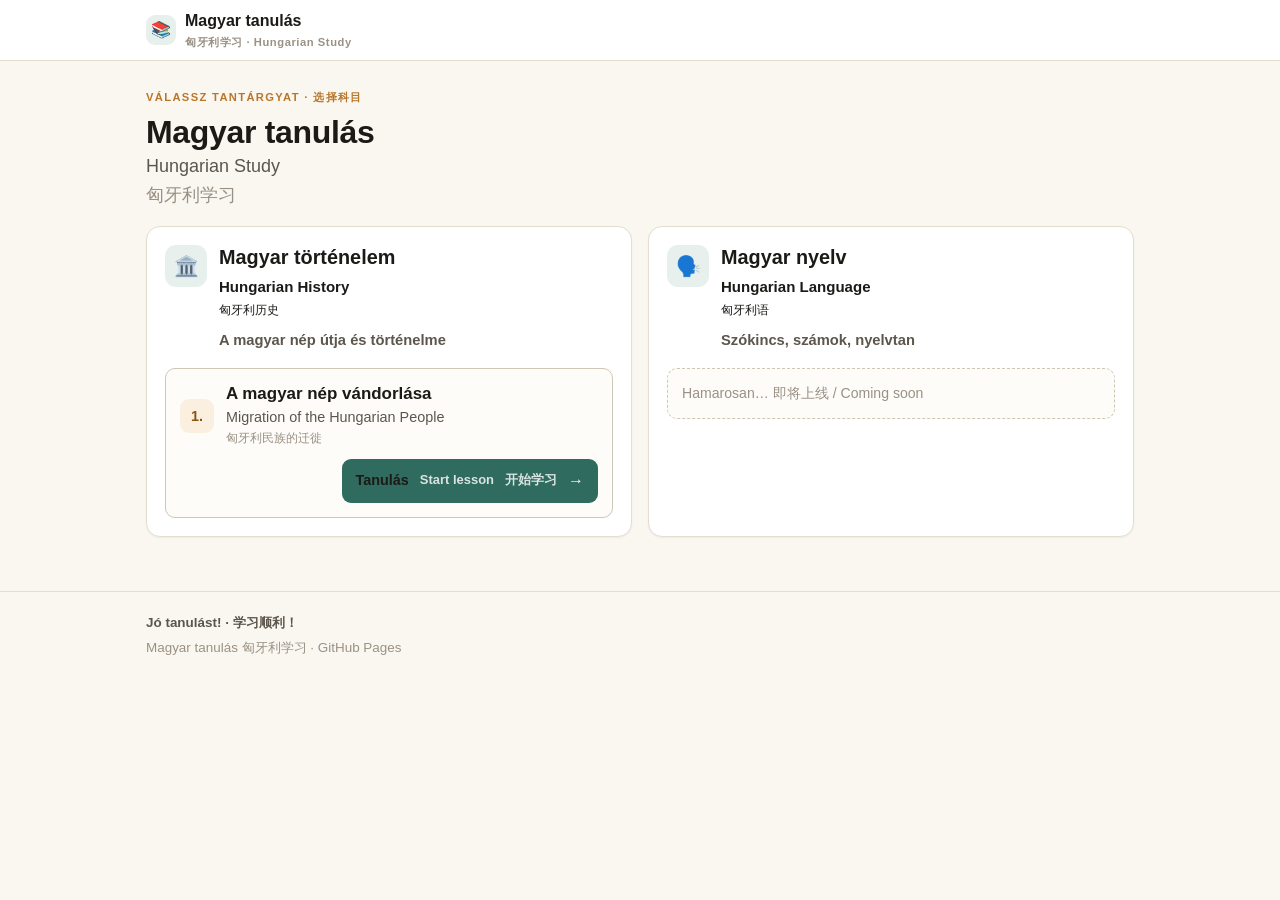
<file: index.html>
<!DOCTYPE html>
<html lang="hu">
<head>
  <meta charset="UTF-8">
  <meta name="viewport" content="width=device-width, initial-scale=1">
  <meta name="description" content="Magyar tanulás – 匈牙利学习：匈牙利历史与匈牙利语课程，可在手机、平板、电脑上学习。">
  <title>Magyar tanulás 匈牙利学习</title>
  <link rel="stylesheet" href="assets/css/style.css?v=2">
  <link rel="icon" href="data:image/svg+xml,<svg xmlns='http://www.w3.org/2000/svg' viewBox='0 0 100 100'><text y='.9em' font-size='90'>📚</text></svg>">
</head>
<body class="mode-study">

  <header class="topbar">
    <div class="wrap topbar-inner">
      <a class="brand" href="index.html">
        <span class="brand-mark" aria-hidden="true">📚</span>
        <span>
          Magyar tanulás
          <small>匈牙利学习 · Hungarian Study</small>
        </span>
      </a>
    </div>
  </header>

  <main class="wrap">
    <div class="page-head">
      <p class="eyebrow">Válassz tantárgyat · 选择科目</p>
      <h1 lang="hu">Magyar tanulás</h1>
      <div class="en" lang="en">Hungarian Study</div>
      <div class="zh" lang="zh-Hans">匈牙利学习</div>
    </div>

    <!-- 分类和课程由 data/courses.js 自动生成 -->
    <div id="app" data-page="home"></div>
  </main>

  <footer class="foot">
    <div class="wrap">
      <p lang="hu" class="hu">Jó tanulást! · 学习顺利！</p>
      <p>Magyar tanulás 匈牙利学习 · GitHub Pages</p>
    </div>
  </footer>

  <script src="data/courses.js?v=2"></script>
  <script src="assets/js/app.js?v=2"></script>
</body>
</html>
</file>
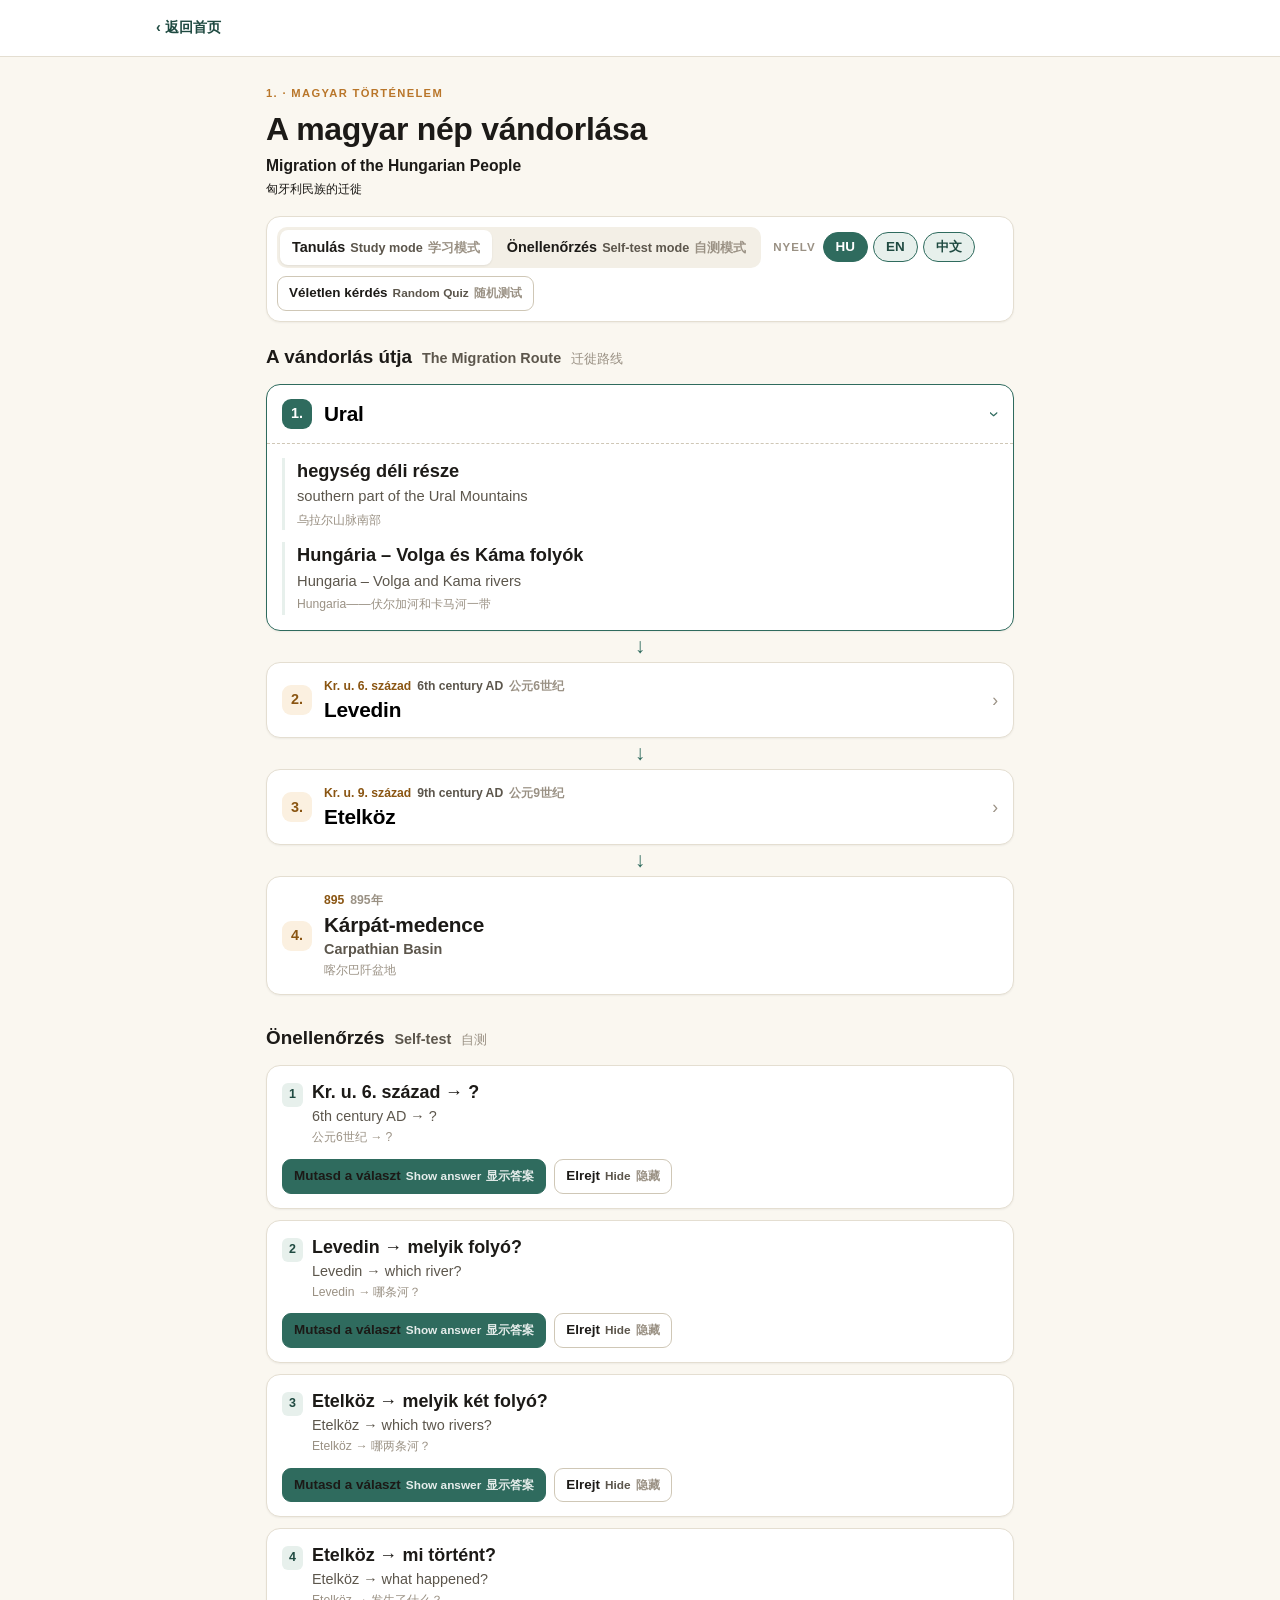
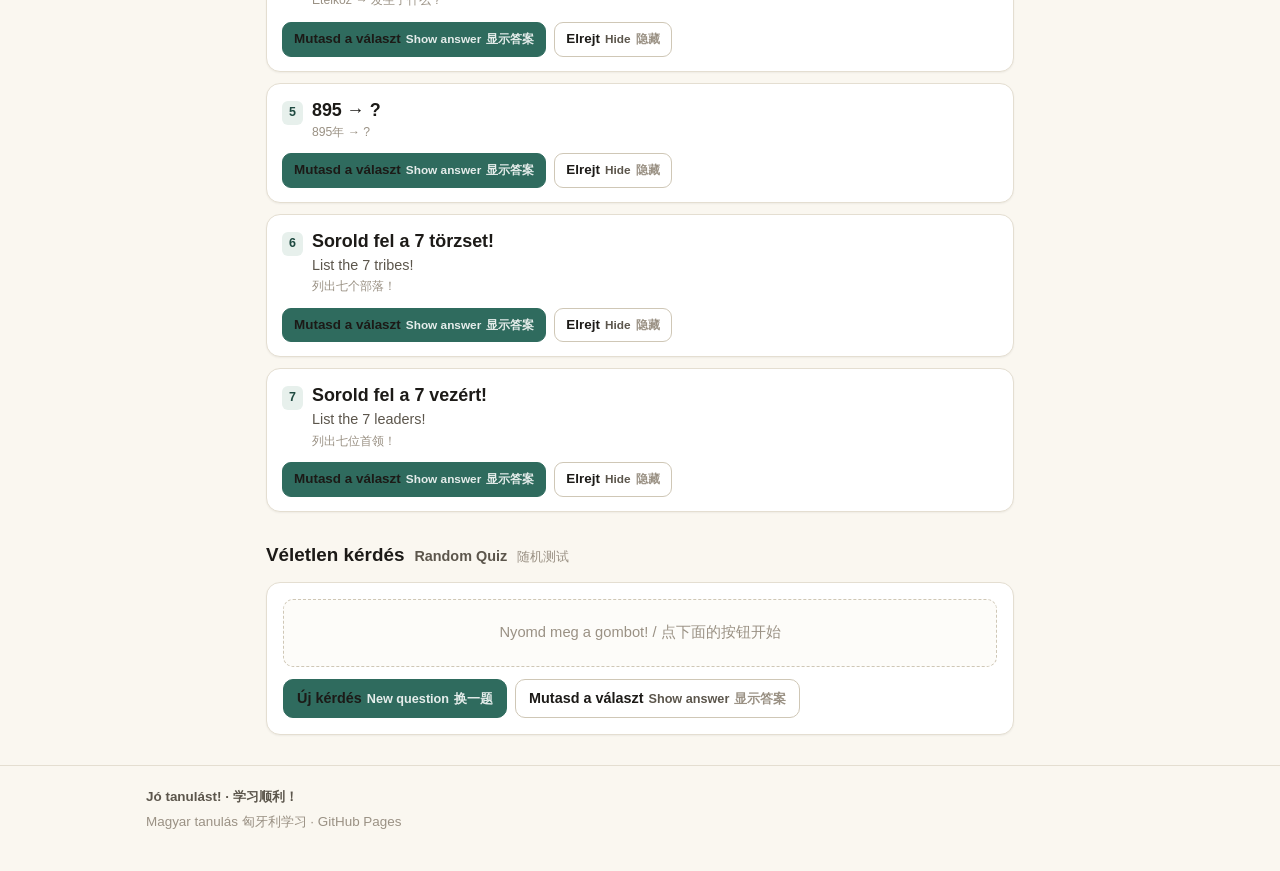
<file: lesson.html>
<!DOCTYPE html>
<html lang="hu">
<head>
  <meta charset="UTF-8">
  <meta name="viewport" content="width=device-width, initial-scale=1">
  <meta name="description" content="Magyar tanulás – 匈牙利学习：课程页面。">
  <title>Lecke · Magyar tanulás 匈牙利学习</title>
  <link rel="stylesheet" href="assets/css/style.css?v=2">
  <link rel="icon" href="data:image/svg+xml,<svg xmlns='http://www.w3.org/2000/svg' viewBox='0 0 100 100'><text y='.9em' font-size='90'>📚</text></svg>">
</head>
<body class="mode-study">

  <header class="topbar">
    <div class="wrap topbar-inner">
      <a class="backlink" href="index.html">‹ 返回首页</a>
      <span class="spacer"></span>
    </div>
  </header>

  <main class="wrap narrow">
    <!-- 课程内容由 data/courses.js 自动生成 -->
    <div id="app" data-page="lesson"></div>
  </main>

  <footer class="foot">
    <div class="wrap">
      <p lang="hu" class="hu">Jó tanulást! · 学习顺利！</p>
      <p>Magyar tanulás 匈牙利学习 · GitHub Pages</p>
    </div>
  </footer>

  <script src="data/courses.js?v=2"></script>
  <script src="assets/js/app.js?v=2"></script>
</body>
</html>
</file>
<file: assets/css/style.css>
/* =========================================================================
   Magyar tanulás – 匈牙利学习  |  style.css

   视觉层级（这是匈牙利语学习网站）：
     匈牙利语 HU  —— 最大、最黑、最突出
     英语 EN      —— 明显小一档、灰色
     中文 ZH      —— 更小、更浅
   HU 始终显示；EN / 中文可以用页面顶部的按钮一起关掉。

   手机优先；电脑上正文栏收窄，迁徙主线始终是纵向。
   ========================================================================= */

:root {
  --paper: #faf7f0;
  --card: #ffffff;
  --ink: #1c1a17;
  --ink-soft: #5c564c;
  --ink-faint: #9a9184;
  --line: #e4ded1;
  --line-strong: #cfc7b6;
  --accent: #2f6b5e;
  --accent-soft: #e7f0ec;
  --accent-ink: #1f4a41;
  --warm: #b9762a;
  --warm-soft: #fbf0e0;
  --warm-ink: #8a5512;
  --radius: 14px;
  --radius-sm: 10px;
  --shadow: 0 1px 2px rgba(28, 26, 23, 0.05);
}

* { box-sizing: border-box; }

html { -webkit-text-size-adjust: 100%; }

body {
  margin: 0;
  background: var(--paper);
  color: var(--ink);
  font-family: "Segoe UI", "Noto Sans", -apple-system, BlinkMacSystemFont, Roboto,
    "Helvetica Neue", Arial, sans-serif;
  font-size: 17px;
  line-height: 1.6;
  -webkit-font-smoothing: antialiased;
}

.wrap {
  width: 100%;
  max-width: 1020px;
  margin: 0 auto;
  padding: 0 16px;
}

/* 课程页正文栏收窄，读起来更舒服 */
.wrap.narrow { max-width: 780px; }

a { color: var(--accent-ink); }

/* ---------- 三层语言 ---------- */
.hu { font-weight: 700; color: var(--ink); }
.en { color: var(--ink-soft); }
.zh { color: var(--ink-faint); }

/* 语言开关 */
body.hide-en .en { display: none !important; }
body.hide-zh .zh { display: none !important; }

/* ---------- 顶部栏 ---------- */
.topbar {
  background: var(--card);
  border-bottom: 1px solid var(--line);
  position: sticky;
  top: 0;
  z-index: 20;
}

.topbar-inner {
  display: flex;
  align-items: center;
  gap: 10px;
  min-height: 56px;
  padding-top: 8px;
  padding-bottom: 8px;
}

.brand {
  font-weight: 800;
  font-size: 1rem;
  text-decoration: none;
  color: var(--ink);
  display: flex;
  align-items: center;
  gap: 9px;
}

.brand small {
  display: block;
  font-weight: 600;
  font-size: 0.7rem;
  color: var(--ink-faint);
  letter-spacing: 0.05em;
}

.brand-mark {
  width: 30px;
  height: 30px;
  border-radius: 9px;
  background: var(--accent-soft);
  color: var(--accent-ink);
  display: grid;
  place-items: center;
  font-size: 1rem;
  flex: none;
}

.backlink {
  text-decoration: none;
  font-size: 0.9rem;
  font-weight: 600;
  color: var(--accent-ink);
  padding: 7px 10px;
  border-radius: 8px;
  white-space: nowrap;
}

.backlink:hover { background: var(--accent-soft); }

.spacer { flex: 1 1 auto; }

/* ---------- 按钮 ---------- */
.btn {
  font: inherit;
  font-size: 0.9rem;
  font-weight: 600;
  cursor: pointer;
  border: 1px solid var(--line-strong);
  background: var(--card);
  color: var(--ink);
  border-radius: 10px;
  padding: 9px 13px;
  line-height: 1.25;
  text-align: left;
  transition: background 0.15s ease, border-color 0.15s ease, color 0.15s ease;
}

.btn:hover { border-color: var(--accent); }

.btn-accent {
  background: var(--accent);
  border-color: var(--accent);
  color: #fff;
}

.btn-accent:hover { background: var(--accent-ink); border-color: var(--accent-ink); }

/* 绿色按钮上的辅助语言要保证对比度 */
.btn-accent .en,
.btn-accent .zh,
.btn-accent .ic { color: rgba(255, 255, 255, 0.88); }

.btn-sm { font-size: 0.84rem; padding: 8px 11px; border-radius: 9px; }

/* 按钮里的三层语言排成一行 */
.btn .en,
.btn .zh { font-size: 0.88em; font-weight: 600; margin-left: 5px; }

.btn .ic { margin-right: 5px; font-size: 0.9em; }

/* ---------- 页面标题 ---------- */
.page-head { padding: 22px 0 16px; }

.eyebrow {
  text-transform: uppercase;
  letter-spacing: 0.12em;
  font-size: 0.7rem;
  font-weight: 700;
  color: var(--warm);
  margin: 0 0 6px;
}

.page-head h1 {
  margin: 0;
  font-size: 1.66rem;
  line-height: 1.25;
  letter-spacing: -0.01em;
}

.title-en { font-size: 0.98rem; font-weight: 600; margin-top: 4px; }
.title-zh { font-size: 0.78rem; margin-top: 2px; }

/* ---------- 模式 / 语言控制条 ---------- */
.controls {
  display: flex;
  flex-wrap: wrap;
  gap: 8px;
  align-items: center;
  background: var(--card);
  border: 1px solid var(--line);
  border-radius: var(--radius);
  padding: 10px;
  margin-bottom: 20px;
  box-shadow: var(--shadow);
}

.seg {
  display: inline-flex;
  background: #f3efe6;
  border-radius: 10px;
  padding: 3px;
  gap: 3px;
}

.seg .btn {
  border: none;
  background: transparent;
  padding: 8px 12px;
  border-radius: 8px;
  color: var(--ink-soft);
}

.seg .btn[aria-pressed="true"] {
  background: var(--card);
  color: var(--accent-ink);
  box-shadow: 0 1px 2px rgba(28, 26, 23, 0.08);
}

.lang-row {
  display: inline-flex;
  align-items: center;
  gap: 5px;
  padding-left: 4px;
}

.lang-label {
  font-size: 0.72rem;
  font-weight: 700;
  letter-spacing: 0.08em;
  text-transform: uppercase;
  color: var(--ink-faint);
  margin-right: 2px;
}

.lang-chip {
  font: inherit;
  font-size: 0.84rem;
  font-weight: 700;
  cursor: pointer;
  border: 1px solid var(--line-strong);
  background: #fdfcf9;
  color: var(--ink-faint);
  border-radius: 999px;
  padding: 6px 12px;
  line-height: 1.2;
}

.lang-chip.is-on {
  background: var(--accent-soft);
  border-color: var(--accent);
  color: var(--accent-ink);
}

.lang-chip.is-locked {
  cursor: default;
  background: var(--accent);
  border-color: var(--accent);
  color: #fff;
}

/* ---------- 区块标题 ---------- */
.section { margin-bottom: 28px; }

.section-head {
  display: flex;
  align-items: baseline;
  gap: 10px;
  flex-wrap: wrap;
  margin-bottom: 12px;
}

.section-head h2 { margin: 0; font-size: 1.18rem; }
.section-head .en { font-size: 0.9rem; font-weight: 600; }
.section-head .zh { font-size: 0.82rem; }

/* ---------- 纵向迁徙主线 ---------- */
.timeline {
  display: grid;
  gap: 0;
}

.stage {
  background: var(--card);
  border: 1px solid var(--line);
  border-radius: var(--radius);
  box-shadow: var(--shadow);
  overflow: hidden;
}

.stage.is-open { border-color: var(--accent); }

.stage-btn {
  width: 100%;
  font: inherit;
  cursor: pointer;
  border: none;
  background: transparent;
  padding: 14px 15px;
  display: flex;
  align-items: center;
  gap: 12px;
  text-align: left;
}

.stage-num {
  flex: none;
  width: 30px;
  height: 30px;
  border-radius: 9px;
  background: var(--warm-soft);
  color: var(--warm-ink);
  display: grid;
  place-items: center;
  font-weight: 800;
  font-size: 0.9rem;
}

.stage.is-open .stage-num { background: var(--accent); color: #fff; }

.stage-titles { min-width: 0; margin-right: auto; }

.stage-period { display: block; font-size: 0.76rem; font-weight: 700; }
.stage-period .hu { color: var(--warm-ink); }
.stage-period .en,
.stage-period .zh { font-weight: 600; }
.stage-period .en { margin-left: 6px; }
.stage-period .zh { margin-left: 6px; }

.stage-name {
  display: block;
  font-size: 1.2rem;
  font-weight: 800;
  letter-spacing: -0.01em;
  line-height: 1.3;
}

.stage-name-en { font-size: 0.9rem; font-weight: 600; }
.stage-name-zh { font-size: 0.76rem; }
.stage-name-en,
.stage-name-zh { display: block; }

.stage-btn.is-static { cursor: default; }

.chev {
  flex: none;
  font-size: 1.1rem;
  color: var(--ink-faint);
  transition: transform 0.18s ease;
}

.stage.is-open .chev { transform: rotate(90deg); color: var(--accent); }

.stage-panel {
  display: none;
  border-top: 1px dashed var(--line-strong);
  padding: 4px 15px 15px;
}

.stage.is-open .stage-panel { display: block; }

/* 主线箭头：↓ */
.stage-arrow {
  display: grid;
  place-items: center;
  color: var(--accent);
  font-size: 1.3rem;
  line-height: 1;
  padding: 5px 0;
  user-select: none;
}

/* ---------- 阶段内容 ---------- */
.point-list {
  list-style: none;
  margin: 10px 0 0;
  padding: 0;
  display: grid;
  gap: 12px;
}

.point-list li {
  border-left: 3px solid var(--accent-soft);
  padding-left: 12px;
}

.point-list .hu { font-size: 1.14rem; line-height: 1.4; }
.point-list .en { font-size: 0.92rem; margin-top: 2px; }
.point-list .zh { font-size: 0.76rem; margin-top: 2px; }

/* ---------- 记忆卡 ---------- */
.toolkit {
  margin-top: 14px;
  padding-top: 12px;
  border-top: 1px dashed var(--line-strong);
}

.toolkit-head { display: flex; flex-wrap: wrap; gap: 8px; }

.toolkit-hint {
  font-size: 0.84rem;
  margin: 10px 0 10px;
}

.toolkit-hint .hu { color: var(--ink-soft); font-weight: 600; }
.toolkit-hint .en { font-size: 0.86rem; }
.toolkit-hint .zh { font-size: 0.74rem; }
.toolkit-hint span { display: block; }

.toolkit-body { display: none; }
.toolkit-body.is-open { display: block; }

.card-grid {
  display: grid;
  grid-template-columns: repeat(2, minmax(0, 1fr));
  gap: 9px;
}

.mcard {
  font: inherit;
  cursor: pointer;
  min-height: 64px;
  border-radius: var(--radius-sm);
  border: 1px solid var(--line-strong);
  background: #fdfcf9;
  color: var(--ink);
  padding: 10px 8px;
  display: grid;
  place-items: center;
  text-align: center;
  transition: background 0.15s ease, border-color 0.15s ease;
}

.mcard:hover { border-color: var(--accent); }

.mcard .mname {
  display: none;
  font-size: 1.1rem;
  font-weight: 700;
  letter-spacing: -0.01em;
}

.mcard .mplaceholder {
  color: var(--line-strong);
  font-size: 1.3rem;
  font-weight: 800;
}

.mcard.is-shown {
  background: var(--accent-soft);
  border-color: var(--accent);
}

.mcard.is-shown .mname { display: inline; color: var(--accent-ink); }
.mcard.is-shown .mplaceholder { display: none; }

.toolkit-actions { display: flex; gap: 8px; margin-top: 11px; flex-wrap: wrap; }

/* ---------- 自测 ---------- */
.quiz-list { display: grid; gap: 11px; }

.qcard {
  background: var(--card);
  border: 1px solid var(--line);
  border-radius: var(--radius);
  padding: 14px 15px;
  box-shadow: var(--shadow);
}

.qcard.is-open { border-color: var(--accent); }

.qhead { display: flex; align-items: baseline; gap: 9px; }

.qnum {
  flex: none;
  font-size: 0.78rem;
  font-weight: 800;
  color: var(--accent-ink);
  background: var(--accent-soft);
  border-radius: 6px;
  padding: 2px 7px;
}

.qprompt { min-width: 0; }
.qprompt .hu { font-size: 1.12rem; line-height: 1.4; }
.qprompt .en { font-size: 0.9rem; }
.qprompt .zh { font-size: 0.76rem; }

.qactions { margin-top: 11px; display: flex; gap: 8px; flex-wrap: wrap; }

.qanswer {
  display: none;
  margin-top: 12px;
  border-top: 1px dashed var(--line-strong);
  padding-top: 11px;
}

.qcard.is-open .qanswer { display: block; }

.answer-label {
  font-size: 0.7rem;
  font-weight: 800;
  letter-spacing: 0.1em;
  text-transform: uppercase;
  color: var(--warm);
  margin-bottom: 4px;
}

.answer-label .en,
.answer-label .zh { margin-left: 6px; }

.qanswer .hu { font-size: 1.16rem; font-weight: 800; color: var(--accent-ink); }
.qanswer .en { font-size: 0.92rem; }
.qanswer .zh { font-size: 0.76rem; }

.answer-chips { display: flex; flex-wrap: wrap; gap: 7px; margin-top: 2px; }

.answer-chips span {
  background: var(--accent-soft);
  color: var(--accent-ink);
  border-radius: 999px;
  padding: 5px 12px;
  font-weight: 700;
  font-size: 1rem;
}

/* ---------- 随机测试 ---------- */
.random-box {
  background: var(--card);
  border: 1px solid var(--line);
  border-radius: var(--radius);
  padding: 16px;
  box-shadow: var(--shadow);
}

.random-prompt {
  min-height: 68px;
  display: grid;
  place-items: center;
  text-align: center;
  border: 1px dashed var(--line-strong);
  border-radius: var(--radius-sm);
  padding: 14px;
  background: #fdfcf9;
  margin-bottom: 12px;
}

.random-prompt .placeholder { color: var(--ink-faint); font-size: 0.92rem; }
.random-prompt .hu { font-size: 1.22rem; }
.random-prompt .en { font-size: 0.92rem; }
.random-prompt .zh { font-size: 0.78rem; }

.random-answer {
  display: none;
  text-align: center;
  border-top: 1px dashed var(--line-strong);
  padding-top: 12px;
  margin-bottom: 12px;
}

.random-answer.is-open { display: block; }
.random-answer .hu { font-size: 1.3rem; font-weight: 800; color: var(--accent-ink); }
.random-answer .en { font-size: 0.92rem; }
.random-answer .zh { font-size: 0.78rem; }

.random-actions { display: flex; gap: 8px; flex-wrap: wrap; }

/* ---------- 首页 ---------- */
.course-grid { display: grid; gap: 16px; padding-bottom: 24px; }

.course-card {
  background: var(--card);
  border: 1px solid var(--line);
  border-radius: var(--radius);
  box-shadow: var(--shadow);
  padding: 18px;
}

.course-card-head { display: flex; align-items: flex-start; gap: 12px; }

.course-icon {
  width: 42px;
  height: 42px;
  flex: none;
  border-radius: 11px;
  background: var(--accent-soft);
  display: grid;
  place-items: center;
  font-size: 1.25rem;
}

.course-titles { min-width: 0; }

.course-card h2 { margin: 0; font-size: 1.24rem; line-height: 1.3; }
.course-card .title-en { font-size: 0.94rem; }
.course-card .title-zh { font-size: 0.78rem; }

.tagline-hu {
  margin-top: 8px;
  font-size: 0.92rem;
  font-weight: 600;
  color: var(--ink-soft);
}

.lesson-list { list-style: none; margin: 16px 0 0; padding: 0; display: grid; gap: 10px; }

.lesson-link {
  display: flex;
  flex-wrap: wrap;
  align-items: center;
  gap: 10px 12px;
  text-decoration: none;
  color: var(--ink);
  background: #fdfcf9;
  border: 1.5px solid var(--line-strong);
  border-radius: var(--radius-sm);
  padding: 14px;
  transition: border-color 0.15s ease, background 0.15s ease;
}

.lesson-link:hover,
.lesson-link:focus-visible {
  border-color: var(--accent);
  background: var(--accent-soft);
}

.lesson-code {
  flex: none;
  width: 34px;
  height: 34px;
  border-radius: 9px;
  background: var(--warm-soft);
  color: var(--warm-ink);
  display: grid;
  place-items: center;
  font-weight: 800;
  font-size: 0.9rem;
}

.lesson-text {
  flex: 1 1 55%;
  min-width: 0;
  display: flex;
  flex-direction: column;
}
.lesson-text .hu { font-size: 1.06rem; line-height: 1.35; }
.lesson-text .en { font-size: 0.9rem; }
.lesson-text .zh { font-size: 0.77rem; }

.lesson-cta {
  flex: 1 1 100%;
  display: inline-flex;
  align-items: center;
  justify-content: center;
  gap: 6px;
  background: var(--accent);
  color: #fff;
  border-radius: 9px;
  padding: 9px 14px;
  font-size: 0.9rem;
  font-weight: 700;
}

.lesson-cta .en,
.lesson-cta .zh { color: rgba(255, 255, 255, 0.82); font-size: 0.9em; }

.lesson-cta span + span { margin-left: 5px; }

.lesson-cta .arrow { font-size: 1rem; }

.empty-note {
  margin: 16px 0 0;
  border: 1px dashed var(--line-strong);
  border-radius: var(--radius-sm);
  padding: 13px 14px;
  color: var(--ink-faint);
  font-size: 0.88rem;
  background: #fdfcf9;
}

/* ---------- 页脚 ---------- */
.foot {
  border-top: 1px solid var(--line);
  margin-top: 30px;
  padding: 20px 0 34px;
  color: var(--ink-faint);
  font-size: 0.84rem;
}

.foot p { margin: 0 0 4px; }
.foot .hu { color: var(--ink-soft); font-weight: 600; }

/* ---------- 宽屏 ---------- */
@media (min-width: 640px) {
  .course-grid { grid-template-columns: repeat(2, minmax(0, 1fr)); }
  .card-grid { grid-template-columns: repeat(4, minmax(0, 1fr)); }
  .lesson-cta { flex: 0 0 auto; margin-left: auto; }
}

@media (min-width: 860px) {
  body { font-size: 18px; }
  .page-head h1 { font-size: 2rem; }
  .page-head { padding-top: 28px; }
  .card-grid { grid-template-columns: repeat(7, minmax(0, 1fr)); }
  .stage-name { font-size: 1.3rem; }
}

@media (prefers-reduced-motion: reduce) {
  * { transition: none !important; }
}
</file>
